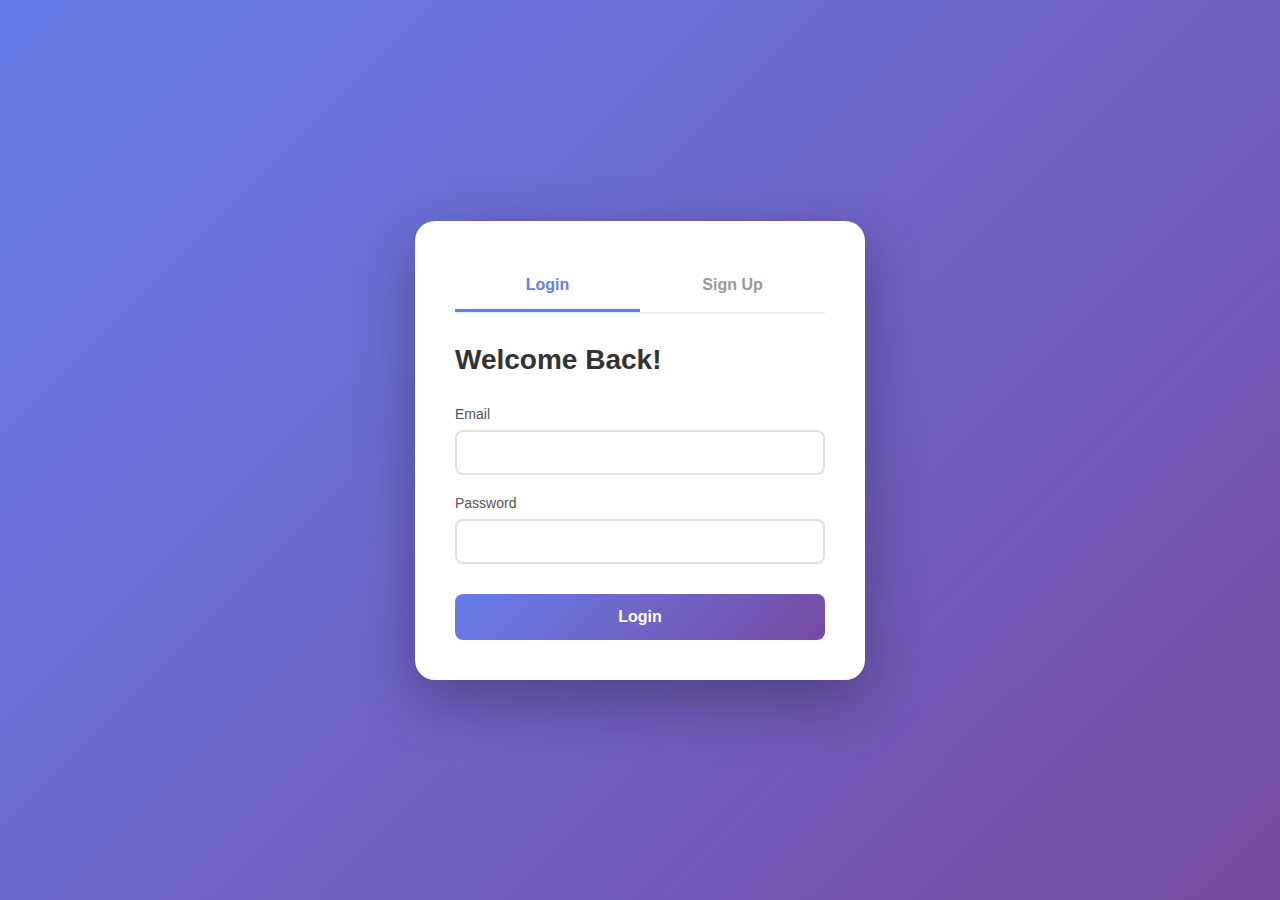
<file: index.html>
<!DOCTYPE html>
<html lang="en">

<head>
    <meta charset="UTF-8">
    <meta name="viewport" content="width=device-width, initial-scale=1.0">
    <title>Login & Signup System</title>
    <link rel="stylesheet" href="style.css">
</head>

<body>
    <div class="container">
        <div class="form-container">
            <!-- Login/Signup Forms -->
            <div id="authForms">
                <div class="tabs">
                    <div class="tab active" onclick="switchTab('login')">Login</div>
                    <div class="tab" onclick="switchTab('signup')">Sign Up</div>
                </div>

                <!-- Messages -->
                <div id="message" class="message"></div>

                <!-- Login Form -->
                <div id="loginForm" class="form-content active">
                    <h2>Welcome Back!</h2>
                    <form onsubmit="handleLogin(event)">
                        <div class="input-group">
                            <label for="loginEmail">Email</label>
                            <div class="input-icon">
                                <input type="email" id="loginEmail" required onblur="validateEmail('loginEmail')">
                                <span class="validation-icon" id="loginEmail-icon"></span>
                            </div>
                            <div class="field-error" id="loginEmail-error"></div>
                        </div>
                        <div class="input-group">
                            <label for="loginPassword">Password</label>
                            <div class="input-icon">
                                <input type="password" id="loginPassword" required>
                                <span class="validation-icon" id="loginPassword-icon"></span>
                            </div>
                            <div class="field-error" id="loginPassword-error"></div>
                        </div>
                        <button type="submit" class="btn">Login</button>
                    </form>
                </div>

                <!-- Signup Form -->
                <div id="signupForm" class="form-content">
                    <h2>Create Account</h2>
                    <form onsubmit="handleSignup(event)">
                        <div class="input-group">
                            <label for="signupUsername">Username</label>
                            <div class="input-icon">
                                <input type="text" id="signupUsername" required
                                    oninput="validateUsername('signupUsername')"
                                    onblur="validateUsername('signupUsername')">
                                <span class="validation-icon" id="signupUsername-icon"></span>
                            </div>
                            <div class="field-error" id="signupUsername-error"></div>
                            <div class="field-success" id="signupUsername-success"></div>
                        </div>
                        <div class="input-group">
                            <label for="signupEmail">Email</label>
                            <div class="input-icon">
                                <input type="email" id="signupEmail" required oninput="validateEmail('signupEmail')"
                                    onblur="validateEmail('signupEmail')">
                                <span class="validation-icon" id="signupEmail-icon"></span>
                            </div>
                            <div class="field-error" id="signupEmail-error"></div>
                            <div class="field-success" id="signupEmail-success"></div>
                        </div>
                        <div class="input-group">
                            <label for="signupPassword">Password</label>
                            <div class="input-icon">
                                <input type="password" id="signupPassword" required
                                    oninput="checkPasswordStrength('signupPassword', 'signupStrength'); validatePassword('signupPassword')">
                                <span class="validation-icon" id="signupPassword-icon"></span>
                            </div>
                            <div class="password-strength">
                                <div id="signupStrength" class="password-strength-bar"></div>
                            </div>
                            <div id="signupStrengthText" class="password-strength-text"></div>
                            <div class="password-requirements">
                                <ul id="signupRequirements">
                                    <li id="req-length">At least 8 characters</li>
                                    <li id="req-uppercase">One uppercase letter</li>
                                    <li id="req-lowercase">One lowercase letter</li>
                                    <li id="req-number">One number</li>
                                </ul>
                            </div>
                        </div>
                        <div class="input-group">
                            <label for="signupConfirmPassword">Confirm Password</label>
                            <div class="input-icon">
                                <input type="password" id="signupConfirmPassword" required
                                    oninput="validateConfirmPassword('signupPassword', 'signupConfirmPassword')">
                                <span class="validation-icon" id="signupConfirmPassword-icon"></span>
                            </div>
                            <div class="field-error" id="signupConfirmPassword-error"></div>
                            <div class="field-success" id="signupConfirmPassword-success"></div>
                        </div>
                        <button type="submit" class="btn">Sign Up</button>
                    </form>
                </div>
            </div>

            <!-- Dashboard (shown after login) -->
            <div id="dashboard" class="dashboard">
                <h2 class="welcome-text">Welcome, <span id="displayUsername"></span>!</h2>
                <div class="user-info">
                    <p><strong>Username:</strong> <span id="dashUsername"></span></p>
                    <p><strong>Email:</strong> <span id="dashEmail"></span></p>
                </div>
                <button onclick="handleLogout()" class="btn">Logout</button>
            </div>
        </div>
    </div>

    <script src="script.js"></script>
</body>

</html>
</file>
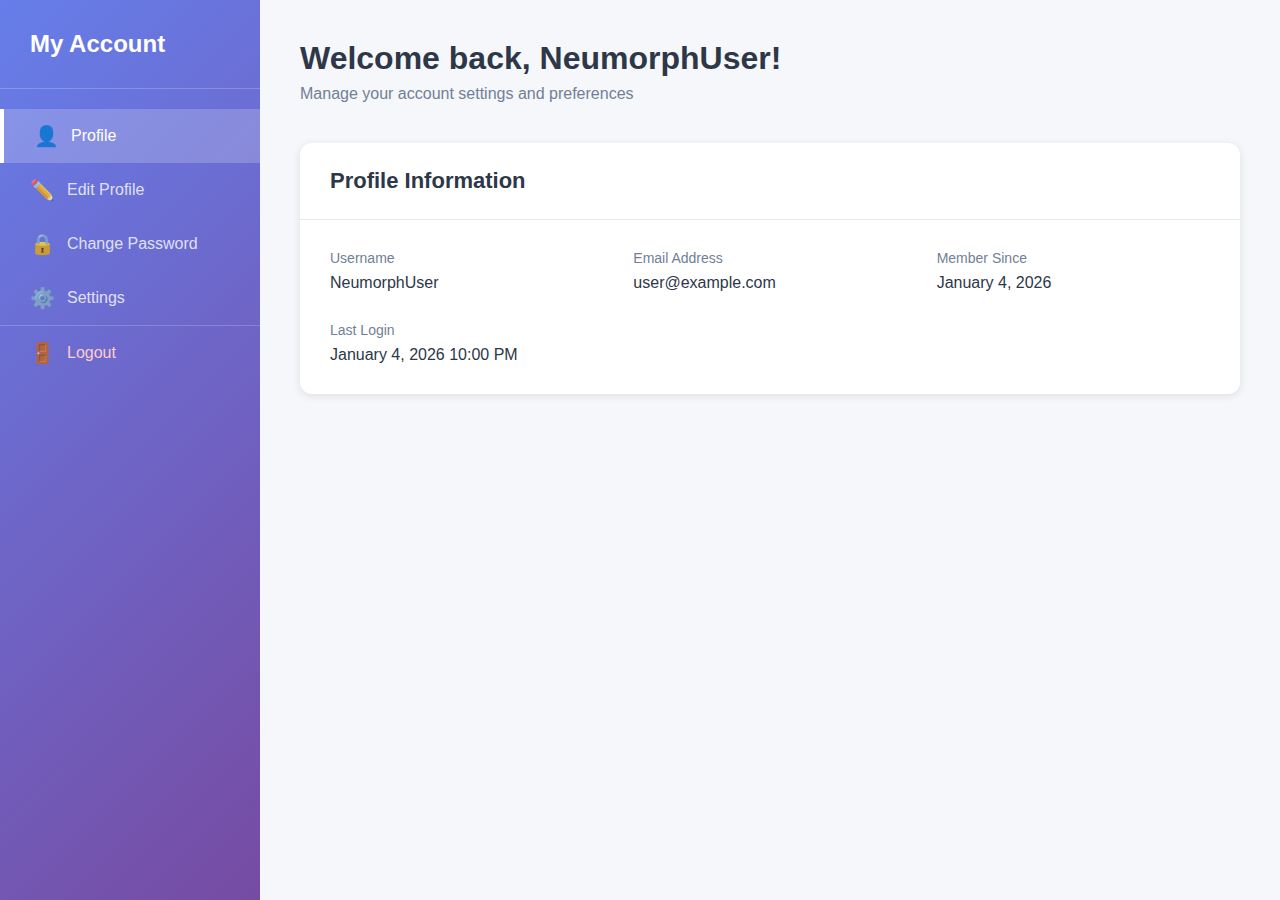
<file: dashboard_mock.html>
<!DOCTYPE html>
<html lang="en">

<head>
    <meta charset="UTF-8">
    <meta name="viewport" content="width=device-width, initial-scale=1.0">
    <title>Dashboard - NeumorphUser</title>
    <link rel="stylesheet" href="dashboard-style.css">
</head>

<body>
    <div class="dashboard-container">
        <!-- Sidebar -->
        <aside class="sidebar">
            <div class="logo">
                <h2>My Account</h2>
            </div>
            <nav class="nav-menu">
                <a href="#" class="nav-item active">
                    <span class="icon">👤</span> Profile
                </a>
                <a href="#" class="nav-item">
                    <span class="icon">✏️</span> Edit Profile
                </a>
                <a href="#" class="nav-item">
                    <span class="icon">🔒</span> Change Password
                </a>
                <a href="#" class="nav-item">
                    <span class="icon">⚙️</span> Settings
                </a>
                <a href="#" class="nav-item logout">
                    <span class="icon">🚪</span> Logout
                </a>
            </nav>
        </aside>

        <!-- Main Content -->
        <main class="main-content">
            <header class="page-header">
                <h1>Welcome back, NeumorphUser!</h1>
                <p class="subtitle">Manage your account settings and preferences</p>
            </header>

            <!-- Profile Section -->
            <section id="profileSection" class="content-section active">
                <div class="card">
                    <div class="card-header">
                        <h2>Profile Information</h2>
                    </div>
                    <div class="card-body">
                        <div class="profile-grid">
                            <div class="profile-item">
                                <label>Username</label>
                                <p>NeumorphUser</p>
                            </div>
                            <div class="profile-item">
                                <label>Email Address</label>
                                <p>user@example.com</p>
                            </div>
                            <div class="profile-item">
                                <label>Member Since</label>
                                <p>January 4, 2026</p>
                            </div>
                            <div class="profile-item">
                                <label>Last Login</label>
                                <p>January 4, 2026 10:00 PM</p>
                            </div>
                        </div>
                    </div>
                </div>
            </section>
        </main>
    </div>
</body>

</html>
</file>
<file: style.css>
* {
    margin: 0;
    padding: 0;
    box-sizing: border-box;
}

body {
    font-family: 'Segoe UI', Tahoma, Geneva, Verdana, sans-serif;
    background: linear-gradient(135deg, #667eea 0%, #764ba2 100%);
    min-height: 100vh;
    display: flex;
    justify-content: center;
    align-items: center;
    padding: 20px;
}

.container {
    background: white;
    border-radius: 20px;
    box-shadow: 0 20px 60px rgba(0, 0, 0, 0.3);
    width: 100%;
    max-width: 450px;
    overflow: hidden;
}

.form-container {
    padding: 40px;
}

.tabs {
    display: flex;
    margin-bottom: 30px;
    border-bottom: 2px solid #f0f0f0;
}

.tab {
    flex: 1;
    padding: 15px;
    text-align: center;
    cursor: pointer;
    font-weight: 600;
    color: #999;
    transition: all 0.3s;
    border-bottom: 3px solid transparent;
}

.tab.active {
    color: #667eea;
    border-bottom-color: #667eea;
}

.form-content {
    display: none;
}

.form-content.active {
    display: block;
    animation: fadeIn 0.3s;
}

@keyframes fadeIn {
    from {
        opacity: 0;
        transform: translateY(10px);
    }

    to {
        opacity: 1;
        transform: translateY(0);
    }
}

h2 {
    color: #333;
    margin-bottom: 30px;
    font-size: 28px;
}

.input-group {
    margin-bottom: 20px;
}

label {
    display: block;
    margin-bottom: 8px;
    color: #555;
    font-weight: 500;
    font-size: 14px;
}

input {
    width: 100%;
    padding: 12px 15px;
    border: 2px solid #e0e0e0;
    border-radius: 8px;
    font-size: 15px;
    transition: all 0.3s;
}

input:focus {
    outline: none;
    border-color: #667eea;
    box-shadow: 0 0 0 3px rgba(102, 126, 234, 0.1);
}

.btn {
    width: 100%;
    padding: 14px;
    background: linear-gradient(135deg, #667eea 0%, #764ba2 100%);
    color: white;
    border: none;
    border-radius: 8px;
    font-size: 16px;
    font-weight: 600;
    cursor: pointer;
    transition: transform 0.2s, box-shadow 0.2s;
    margin-top: 10px;
}

.btn:hover {
    transform: translateY(-2px);
    box-shadow: 0 5px 20px rgba(102, 126, 234, 0.4);
}

.btn:active {
    transform: translateY(0);
}

.message {
    padding: 12px;
    border-radius: 8px;
    margin-bottom: 20px;
    display: none;
    font-size: 14px;
}

.message.success {
    background: #d4edda;
    color: #155724;
    border: 1px solid #c3e6cb;
}

.message.error {
    background: #f8d7da;
    color: #721c24;
    border: 1px solid #f5c6cb;
}

.message.show {
    display: block;
    animation: slideDown 0.3s;
}

@keyframes slideDown {
    from {
        opacity: 0;
        transform: translateY(-10px);
    }

    to {
        opacity: 1;
        transform: translateY(0);
    }
}

.dashboard {
    display: none;
    text-align: center;
}

.dashboard.active {
    display: block;
}

.welcome-text {
    color: #333;
    margin-bottom: 20px;
}

.user-info {
    background: #f8f9fa;
    padding: 20px;
    border-radius: 8px;
    margin-bottom: 20px;
}

.user-info p {
    margin: 10px 0;
    color: #555;
}

/* Password Strength Indicator */
.password-strength {
    margin-top: 8px;
    height: 4px;
    background: #e0e0e0;
    border-radius: 2px;
    overflow: hidden;
    transition: all 0.3s;
}

.password-strength-bar {
    height: 100%;
    width: 0;
    transition: all 0.3s;
    border-radius: 2px;
}

.password-strength-bar.weak {
    width: 33%;
    background: #e53e3e;
}

.password-strength-bar.medium {
    width: 66%;
    background: #ed8936;
}

.password-strength-bar.strong {
    width: 100%;
    background: #48bb78;
}

.password-strength-text {
    margin-top: 5px;
    font-size: 12px;
    font-weight: 500;
}

.password-strength-text.weak {
    color: #e53e3e;
}

.password-strength-text.medium {
    color: #ed8936;
}

.password-strength-text.strong {
    color: #48bb78;
}

.password-requirements {
    margin-top: 8px;
    font-size: 12px;
    color: #718096;
}

.password-requirements ul {
    list-style: none;
    padding: 0;
    margin: 5px 0 0 0;
}

.password-requirements li {
    padding: 3px 0;
    position: relative;
    padding-left: 20px;
}

.password-requirements li::before {
    content: "○";
    position: absolute;
    left: 0;
    color: #cbd5e0;
}

.password-requirements li.met::before {
    content: "✓";
    color: #48bb78;
}

/* Field Error Styling */
.input-group.error input {
    border-color: #e53e3e;
    background-color: #fff5f5;
    box-shadow: 0 0 0 3px rgba(229, 62, 62, 0.1);
}

.input-group.success input {
    border-color: #48bb78;
    background-color: #f0fff4;
    box-shadow: 0 0 0 3px rgba(72, 187, 120, 0.1);
}

.field-error {
    background-color: #fff5f5;
    border: 1px solid #feb2b2;
    color: #c53030;
    padding: 8px 12px;
    border-radius: 6px;
    font-size: 13px;
    font-weight: 600;
    margin-top: 8px;
    display: none;
    align-items: center;
    animation: shakeError 0.3s cubic-bezier(.36, .07, .19, .97) both;
}

.field-error::before {
    content: "✕";
    margin-right: 8px;
    font-weight: bold;
}

.field-error.show {
    display: flex;
}

.field-success {
    background-color: #f0fff4;
    border: 1px solid #9ae6b4;
    color: #2f855a;
    padding: 8px 12px;
    border-radius: 6px;
    font-size: 13px;
    font-weight: 600;
    margin-top: 8px;
    display: none;
    align-items: center;
    animation: slideDown 0.3s ease-out;
}

.field-success::before {
    content: "✓";
    margin-right: 8px;
    font-weight: bold;
}

.field-success.show {
    display: flex;
}

@keyframes shakeError {

    0%,
    100% {
        transform: translateX(0);
    }

    25% {
        transform: translateX(-5px);
    }

    75% {
        transform: translateX(5px);
    }
}

.input-icon {
    position: relative;
}

.input-icon input {
    padding-right: 40px;
}

.validation-icon {
    position: absolute;
    right: 12px;
    top: 50%;
    transform: translateY(-50%);
    font-size: 18px;
    display: none;
}

.validation-icon.error {
    color: #e53e3e;
}

.validation-icon.success {
    color: #48bb78;
}

.validation-icon.show {
    display: block;
}
</file>
<file: dashboard-style.css>
* {
    margin: 0;
    padding: 0;
    box-sizing: border-box;
}

body {
    font-family: 'Segoe UI', Tahoma, Geneva, Verdana, sans-serif;
    background: #f5f7fa;
    color: #333;
}

.dashboard-container {
    display: flex;
    min-height: 100vh;
}

/* Sidebar */
.sidebar {
    width: 260px;
    background: linear-gradient(135deg, #667eea 0%, #764ba2 100%);
    color: white;
    padding: 30px 0;
    position: fixed;
    height: 100vh;
    overflow-y: auto;
}

.logo {
    padding: 0 30px 30px;
    border-bottom: 1px solid rgba(255, 255, 255, 0.2);
    margin-bottom: 20px;
}

.logo h2 {
    font-size: 24px;
}

.nav-menu {
    display: flex;
    flex-direction: column;
}

.nav-item {
    display: flex;
    align-items: center;
    padding: 15px 30px;
    color: rgba(255, 255, 255, 0.8);
    text-decoration: none;
    transition: all 0.3s;
    cursor: pointer;
}

.nav-item:hover {
    background: rgba(255, 255, 255, 0.1);
    color: white;
}

.nav-item.active {
    background: rgba(255, 255, 255, 0.2);
    color: white;
    border-left: 4px solid white;
}

.nav-item .icon {
    margin-right: 12px;
    font-size: 20px;
}

.nav-item.logout {
    margin-top: auto;
    border-top: 1px solid rgba(255, 255, 255, 0.2);
    color: #ffcccc;
}

.nav-item.logout:hover {
    background: rgba(255, 0, 0, 0.2);
}

/* Main Content */
.main-content {
    flex: 1;
    margin-left: 260px;
    padding: 40px;
}

.page-header {
    margin-bottom: 40px;
}

.page-header h1 {
    font-size: 32px;
    color: #2d3748;
    margin-bottom: 8px;
}

.subtitle {
    color: #718096;
    font-size: 16px;
}

/* Message */
.message {
    padding: 15px 20px;
    border-radius: 8px;
    margin-bottom: 30px;
    display: none;
    animation: slideDown 0.3s;
}

.message.show {
    display: block;
}

.message.success {
    background: #d4edda;
    color: #155724;
    border: 1px solid #c3e6cb;
}

.message.error {
    background: #f8d7da;
    color: #721c24;
    border: 1px solid #f5c6cb;
}

@keyframes slideDown {
    from {
        opacity: 0;
        transform: translateY(-10px);
    }

    to {
        opacity: 1;
        transform: translateY(0);
    }
}

/* Content Sections */
.content-section {
    display: none;
}

.content-section.active {
    display: block;
    animation: fadeIn 0.3s;
}

@keyframes fadeIn {
    from {
        opacity: 0;
    }

    to {
        opacity: 1;
    }
}

/* Card */
.card {
    background: white;
    border-radius: 12px;
    box-shadow: 0 2px 8px rgba(0, 0, 0, 0.1);
    margin-bottom: 30px;
}

.card-header {
    padding: 25px 30px;
    border-bottom: 1px solid #e2e8f0;
}

.card-header h2 {
    font-size: 22px;
    color: #2d3748;
}

.card-body {
    padding: 30px;
}

/* Profile Grid */
.profile-grid {
    display: grid;
    grid-template-columns: repeat(auto-fit, minmax(250px, 1fr));
    gap: 30px;
}

.profile-item label {
    display: block;
    font-size: 14px;
    color: #718096;
    margin-bottom: 8px;
    font-weight: 500;
}

.profile-item p {
    font-size: 16px;
    color: #2d3748;
    font-weight: 500;
}

/* Forms */
.form-group {
    margin-bottom: 25px;
}

.form-group label {
    display: block;
    margin-bottom: 8px;
    color: #4a5568;
    font-weight: 500;
    font-size: 14px;
}

.form-group input {
    width: 100%;
    padding: 12px 15px;
    border: 2px solid #e2e8f0;
    border-radius: 8px;
    font-size: 15px;
    transition: all 0.3s;
}

.form-group input:focus {
    outline: none;
    border-color: #667eea;
    box-shadow: 0 0 0 3px rgba(102, 126, 234, 0.1);
}

/* Buttons */
.btn {
    padding: 12px 24px;
    border: none;
    border-radius: 8px;
    font-size: 15px;
    font-weight: 600;
    cursor: pointer;
    transition: all 0.3s;
}

.btn-primary {
    background: linear-gradient(135deg, #667eea 0%, #764ba2 100%);
    color: white;
}

.btn-primary:hover {
    transform: translateY(-2px);
    box-shadow: 0 5px 20px rgba(102, 126, 234, 0.4);
}

.btn-danger {
    background: #e53e3e;
    color: white;
}

.btn-danger:hover {
    background: #c53030;
    transform: translateY(-2px);
    box-shadow: 0 5px 20px rgba(229, 62, 62, 0.4);
}

/* Settings */
.settings-item {
    display: flex;
    justify-content: space-between;
    align-items: center;
    padding: 20px;
    border: 1px solid #e2e8f0;
    border-radius: 8px;
    margin-bottom: 20px;
}

.settings-info h3 {
    font-size: 16px;
    color: #2d3748;
    margin-bottom: 5px;
}

.settings-info p {
    font-size: 14px;
    color: #718096;
}

.status-badge {
    padding: 6px 16px;
    border-radius: 20px;
    font-size: 13px;
    font-weight: 600;
}

.status-badge.active {
    background: #c6f6d5;
    color: #22543d;
}

.danger-zone {
    border-color: #feb2b2;
    background: #fff5f5;
}

/* Responsive */
@media (max-width: 768px) {
    .sidebar {
        width: 100%;
        height: auto;
        position: relative;
    }

    .main-content {
        margin-left: 0;
        padding: 20px;
    }

    .profile-grid {
        grid-template-columns: 1fr;
    }
}

/* Password Strength Indicator */
.password-strength {
    margin-top: 8px;
    height: 4px;
    background: #e2e8f0;
    border-radius: 2px;
    overflow: hidden;
}

.password-strength-bar {
    height: 100%;
    width: 0;
    transition: all 0.3s;
    border-radius: 2px;
}

.password-strength-bar.weak {
    width: 33%;
    background: #e53e3e;
}

.password-strength-bar.medium {
    width: 66%;
    background: #ed8936;
}

.password-strength-bar.strong {
    width: 100%;
    background: #48bb78;
}

.password-strength-text {
    margin-top: 8px;
    font-size: 13px;
    font-weight: 500;
}

.password-strength-text.weak {
    color: #e53e3e;
}

.password-strength-text.medium {
    color: #ed8936;
}

.password-strength-text.strong {
    color: #48bb78;
}
</file>
